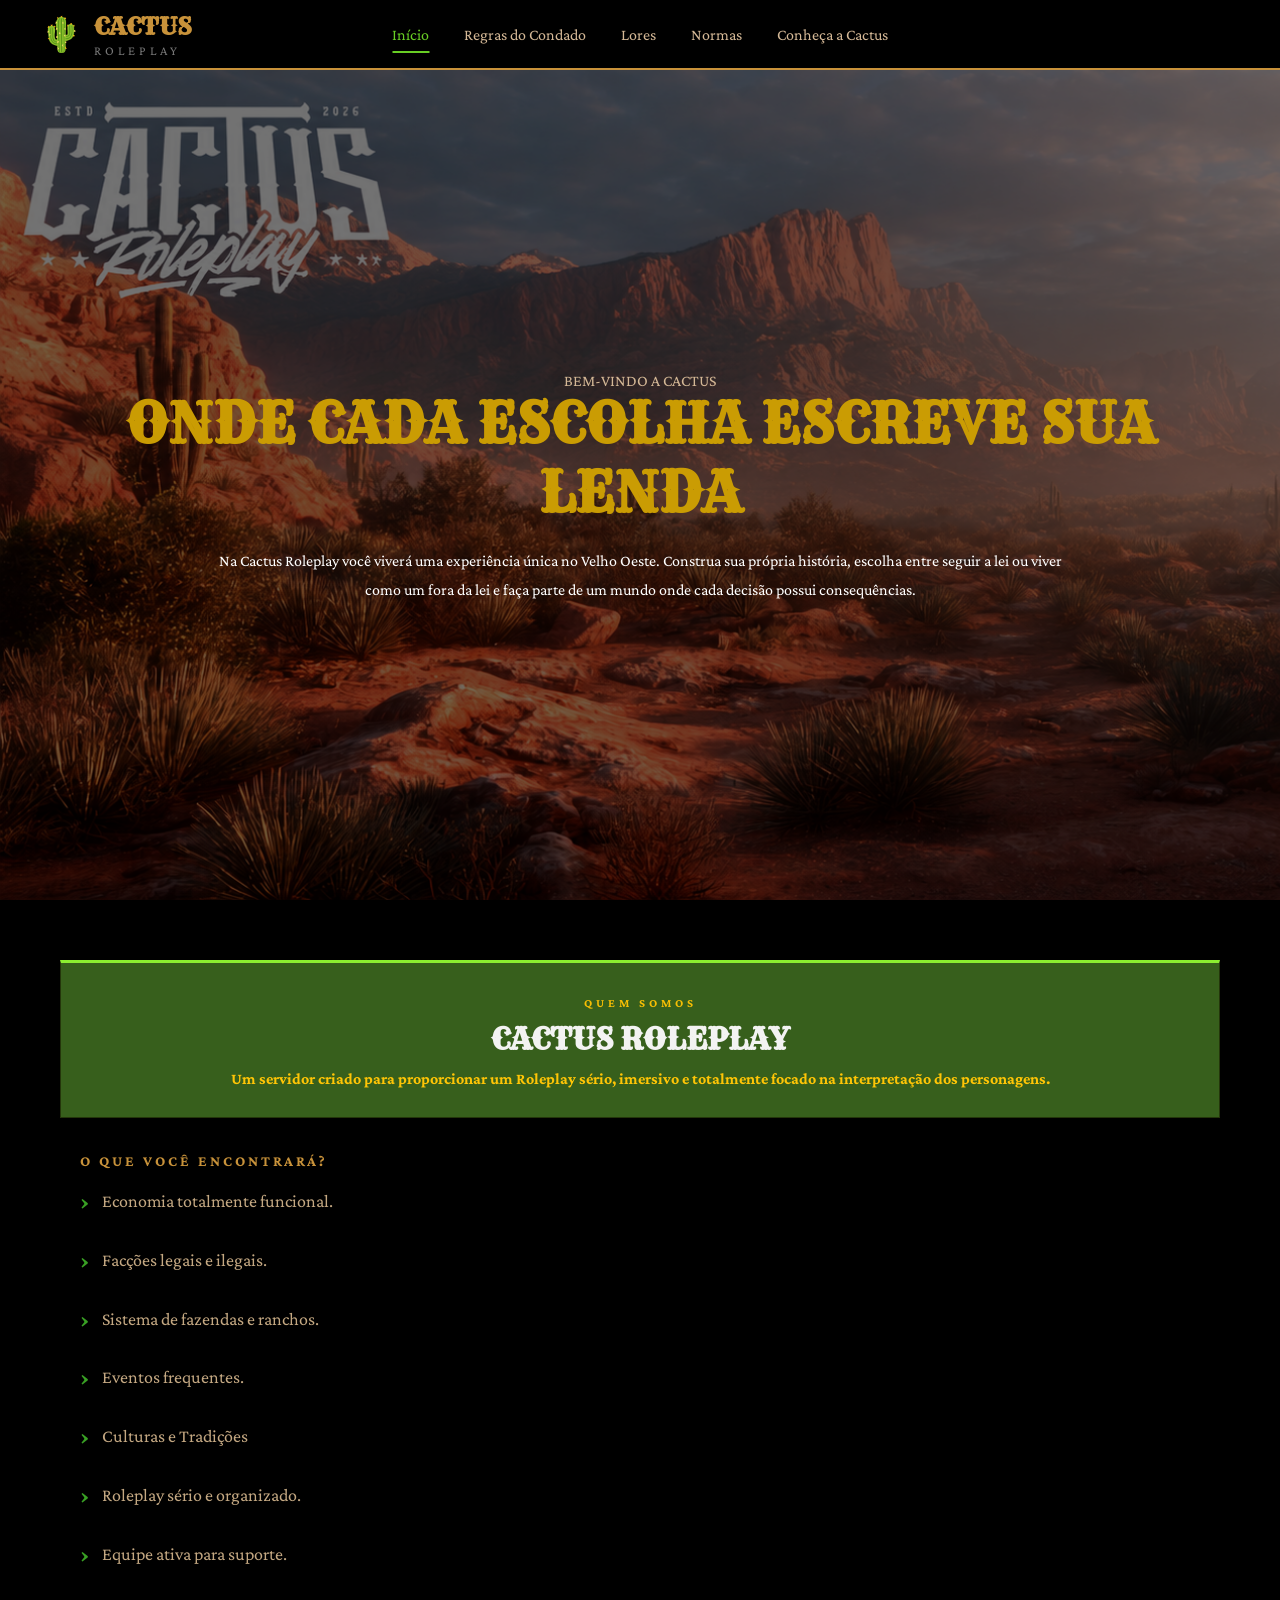
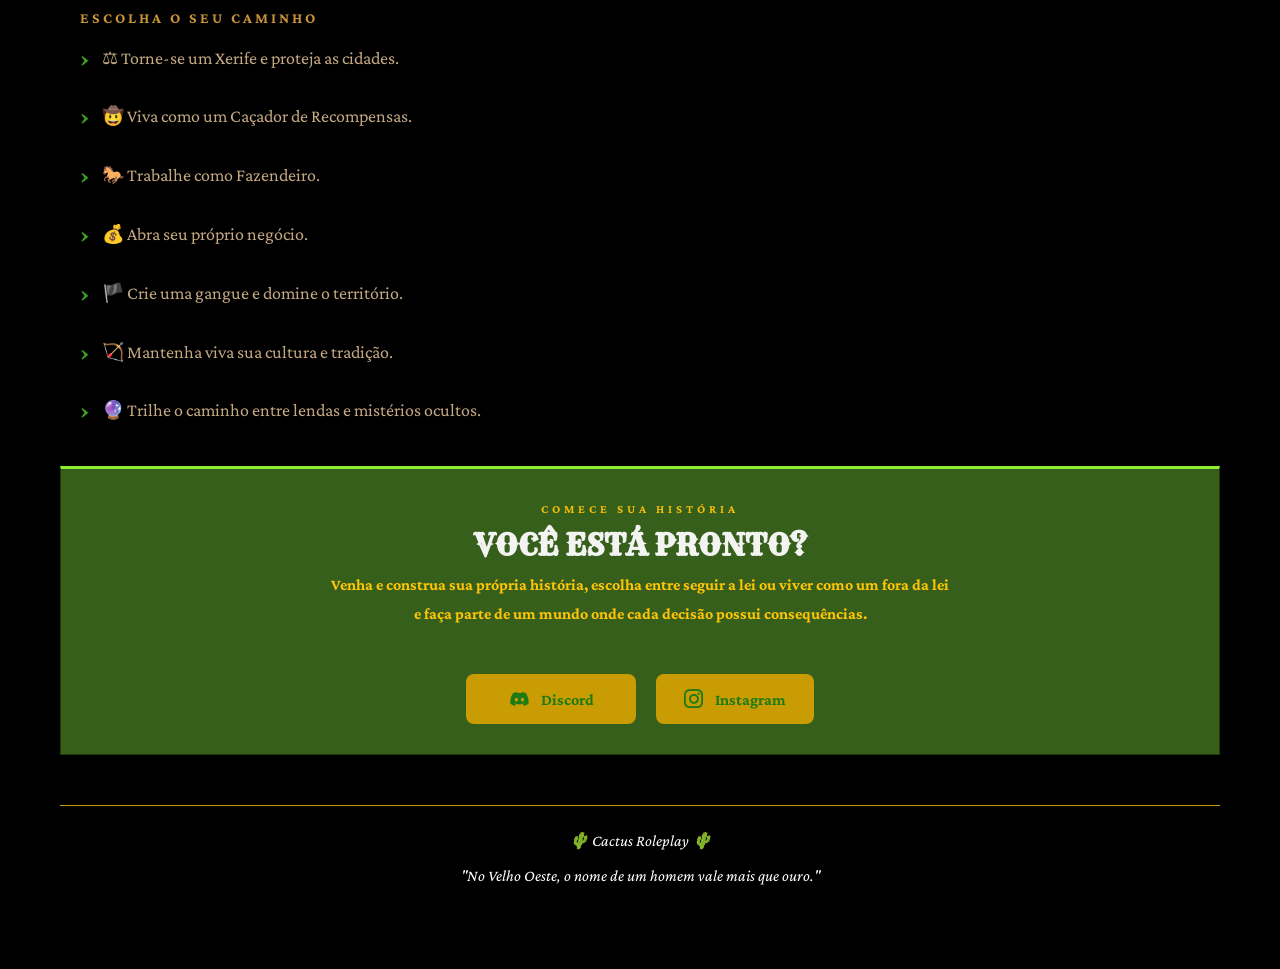
<file: index.html>
<!DOCTYPE html>
<html lang="pt-BR">
<head>
    <meta charset="UTF-8">
    <meta name="viewport" content="width=device-width, initial-scale=1.0">
    <title>Cactus RP</title>

    <!-- Google Fonts -->
    <link href="https://fonts.googleapis.com/css2?family=Rye&family=Crimson+Pro:wght@300;400;500;600;700&display=swap" rel="stylesheet">
    <link rel="stylesheet" href="https://cdnjs.cloudflare.com/ajax/libs/font-awesome/6.7.2/css/all.min.css">
    <!-- CSS -->
    <link rel="stylesheet" href="style.css">
</head>
<body>
    
    <!-- Navegação -->
    <header class="navbar">

        <div class="logo">

            <div class="star">🌵</div>

            <div class="brand">
                <h2>CACTUS</h2>
                <span>ROLEPLAY</span>
            </div>

        </div>

        <nav class="menu">

    <a href="index.html" class="nav-btn active">Início</a>

    <a href="regras.html" class="nav-btn">Regras do Condado</a>

    <a href="lore.html" class="nav-btn">Lores</a>

    <a href="regulamentos.html" class="nav-btn">Normas</a>

    <a href="equipe.html" class="nav-btn">Conheça a Cactus</a>

</nav>

       

    </header>

     <!-- HERO -->

    <section class="hero home-hero">
        <div class="hero-content">

        <span class="subtitle">
            BEM-VINDO A CACTUS
        </span>

        <h1>ONDE CADA ESCOLHA ESCREVE SUA LENDA</h1>

        <p>

            Na Cactus Roleplay você viverá uma experiência única no Velho Oeste.
            Construa sua própria história, escolha entre seguir a lei ou viver como
            um fora da lei e faça parte de um mundo onde cada decisão possui consequências.

        </p>

        <br><br>

        </div>
    </section>

    <!-- SOBRE -->

    <section class="content">

        <div class="poster">

            <span>QUEM SOMOS</span>

            <h2>CACTUS ROLEPLAY</h2>

            <p>

                Um servidor criado para proporcionar um Roleplay sério, imersivo e
                totalmente focado na interpretação dos personagens.

            </p>

        </div>

        <div class="section">

            <h3>O QUE VOCÊ ENCONTRARÁ?</h3>

            <ul>

                <li>Economia totalmente funcional.</li>

                <li>Facções legais e ilegais.</li>

                <li>Sistema de fazendas e ranchos.</li>

                <li>Eventos frequentes.</li>

                <li>Culturas e Tradições</li>

                <li>Roleplay sério e organizado.</li>

                <li>Equipe ativa para suporte.</li>

            </ul>

        </div>

        <div class="section">

            <h3>ESCOLHA O SEU CAMINHO</h3>

            <ul>

                <li>⚖ Torne-se um Xerife e proteja as cidades.</li>

                <li>🤠 Viva como um Caçador de Recompensas.</li>

                <li>🐎 Trabalhe como Fazendeiro.</li>

                <li>💰 Abra seu próprio negócio.</li>

                <li>🏴 Crie uma gangue e domine o território.</li>

                <li>🏹 Mantenha viva sua cultura e tradição.</li>

                <li>🔮 Trilhe o caminho entre lendas e mistérios ocultos.</li>

            </ul>

        </div>

        <div class="poster">

            <span>COMECE SUA HISTÓRIA</span>

            <h2>VOCÊ ESTÁ PRONTO?</h2>

            <p>

                Venha e construa sua própria história, escolha entre seguir a lei ou viver como um fora da lei
        

            </p>
            <p>
                e faça parte de um mundo onde cada decisão possui consequências.
            </p>

            <br>

 <div class="buttons">

    <a href="https://discord.gg/MEEHGqgcAV" target="_blank" class="discord-btn">

        <i class="fa-brands fa-discord"></i>

        Discord

    </a>

    <a href="https://www.instagram.com/cactusroleplay2026/" target="_blank" class="instagram-btn">

        <i class="fa-brands fa-instagram"></i>

        Instagram

    </a>

</div>
        </div>

        <footer>

            🌵 Cactus Roleplay 🌵

            <br><br>

            "No Velho Oeste, o nome de um homem vale mais que ouro."

        </footer>

    </section>

<script src="js/script.js"></script>

</body>
</html>
</file>
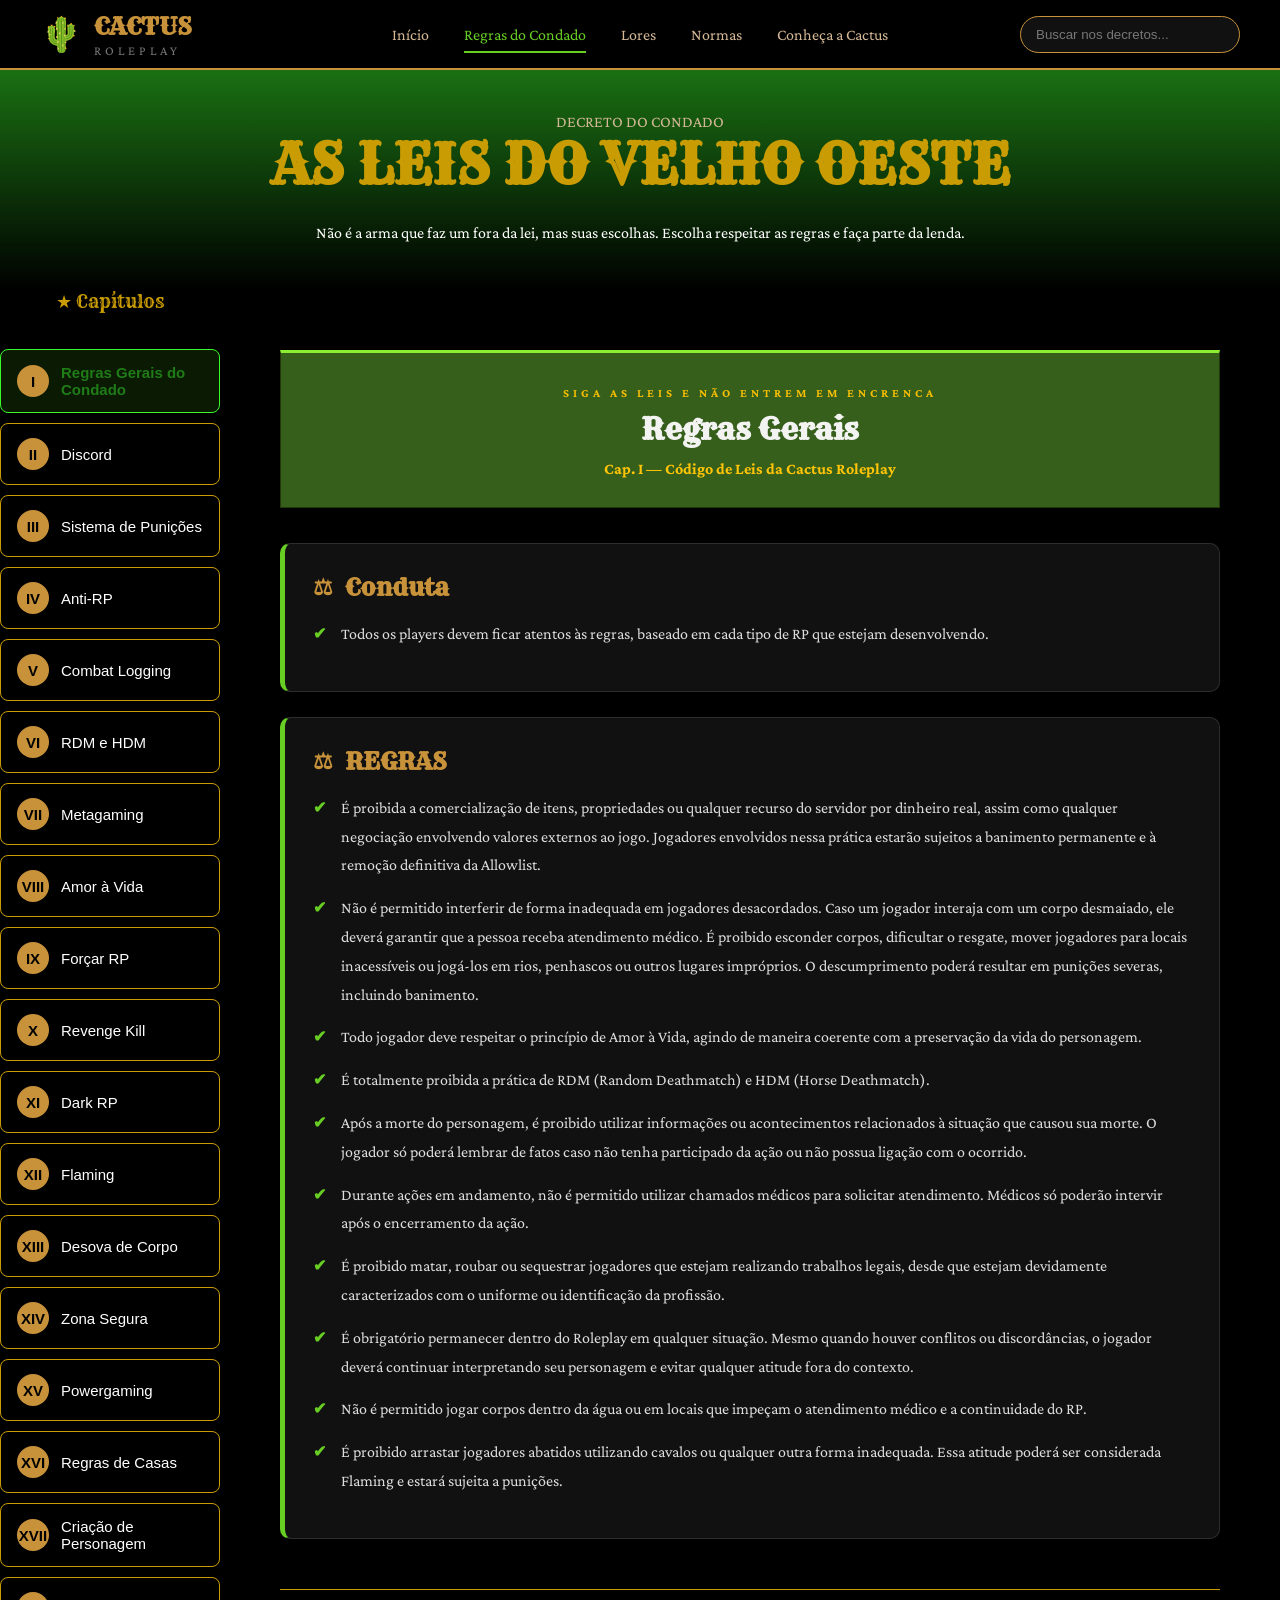
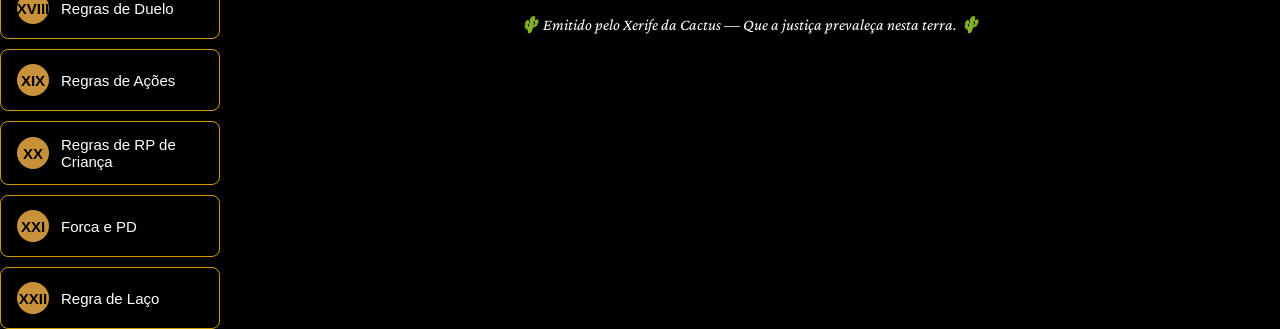
<file: regras.html>
<!DOCTYPE html>
<html lang="pt-BR">
<head>
    <meta charset="UTF-8">
    <meta name="viewport" content="width=device-width, initial-scale=1.0">
    <title>Cactus - Código de Leis</title>

    <!-- Google Fonts -->
    <link href="https://fonts.googleapis.com/css2?family=Rye&family=Crimson+Pro:wght@300;400;500;600;700&display=swap" rel="stylesheet">

    <!-- CSS -->
    <link rel="stylesheet" href="style.css">
</head>
<body>

    <!-- Navegação -->
    <header class="navbar">

        <div class="logo">

            <div class="star">🌵</div>

            <div class="brand">
                <h2>CACTUS</h2>
                <span>ROLEPLAY</span>
            </div>

        </div>

        <nav class="menu">

    <a href="index.html" class="nav-btn">Início</a>

    <a href="regras.html" class="nav-btn active">Regras do Condado</a>

    <a href="lore.html" class="nav-btn">Lores</a>

    <a href="regulamentos.html" class="nav-btn">Normas</a>

    <a href="equipe.html" class="nav-btn">Conheça a Cactus</a>

</nav>

        <div class="search-box">
            <input
                type="text"
                id="searchInput"
                placeholder="Buscar nos decretos..."
            >
        </div>

    </header>

    <!-- Cabeçalho -->

    <section class="hero rules-hero">
        <div class="hero-content">

        <span class="subtitle">
            DECRETO DO CONDADO
        </span>

        <h1>AS LEIS DO VELHO OESTE</h1>

        <p>
            Não é a arma que faz um fora da lei, mas suas escolhas. Escolha respeitar as regras e faça parte da lenda.
        </p>
       </div>
    </section>

    <!-- Conteúdo -->

    <main class="container">

        <!-- Menu lateral -->

        <aside class="sidebar">

            <div class="sidebar-title">

                ★ Capítulos

            </div>

            <div id="categoryList">

                <!-- Criado pelo JavaScript -->

            </div>

        </aside>

        <!-- Conteúdo -->

        <section class="content">

            <div class="poster">

                <span id="warrant">

                    PROCURADO VIVO OU MORTO

                </span>

                <h2 id="ruleTitle">

                    Regras Gerais

                </h2>

                <p id="chapter">

                    Cap. I — Código de Leis do Vale Vermelho

                </p>

            </div>

            <div id="ruleContent">

                <!-- Conteúdo carregado pelo JS -->

            </div>

            <footer>

                🌵 Emitido pelo Xerife da Cactus —
                Que a justiça prevaleça nesta terra. 🌵

            </footer>

        </section>

    </main>

    <!-- JavaScript -->

    <script src="js/script.js"></script>

</body>
</html>
</file>
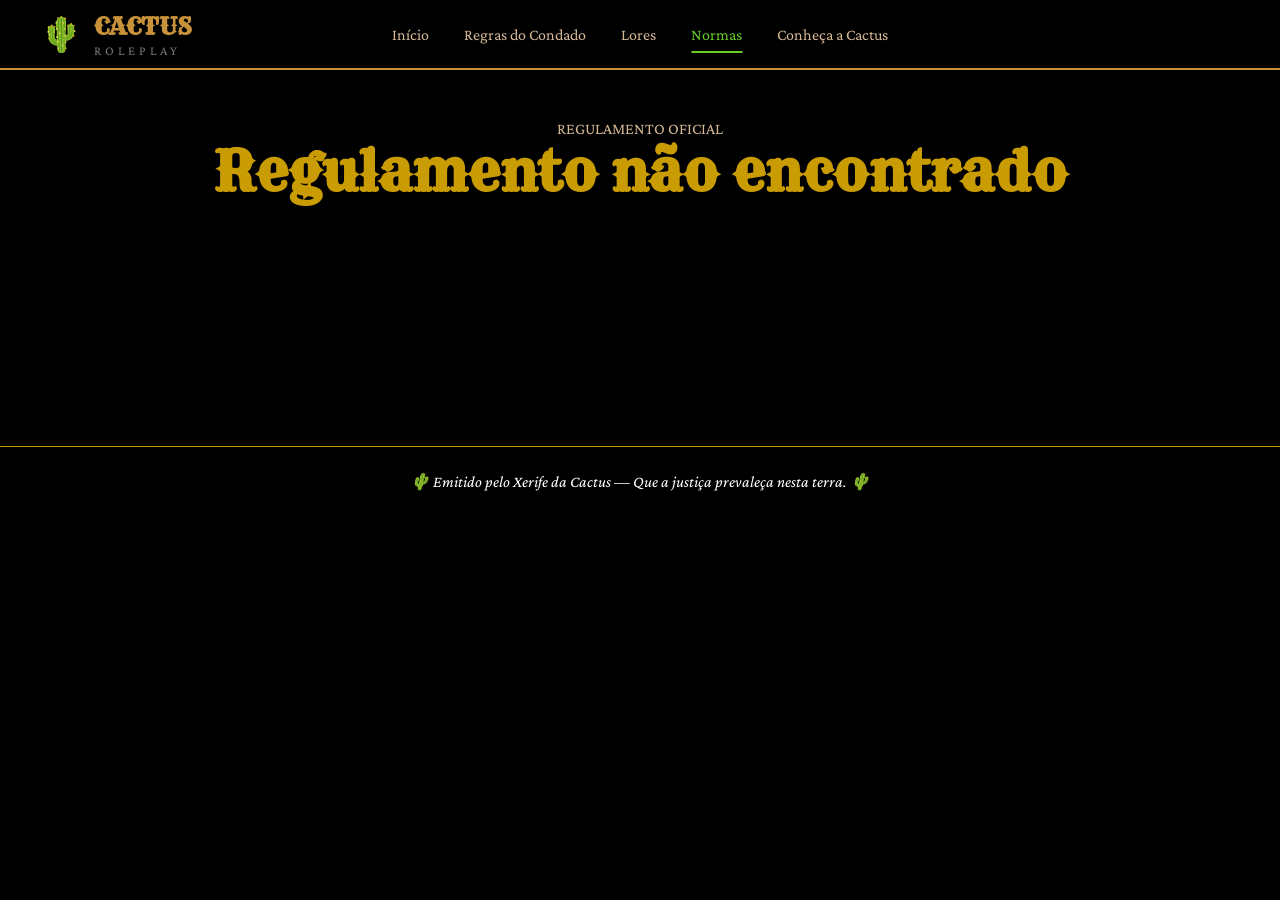
<file: regulamento.html>
<!DOCTYPE html>
<html lang="pt-BR">
<head>
    <meta charset="UTF-8">
    <meta name="viewport" content="width=device-width, initial-scale=1.0">
    <title>Cactus RP</title>

    <link href="https://fonts.googleapis.com/css2?family=Rye&family=Crimson+Pro:wght@300;400;500;600;700&display=swap" rel="stylesheet">
    <link rel="stylesheet" href="style.css">
</head>
<body>

<header class="navbar">

    <div class="logo">
        <div class="star">🌵</div>

        <div class="brand">
            <h2>CACTUS</h2>
            <span>ROLEPLAY</span>
        </div>
    </div>

    <nav class="menu">
        <a href="index.html" class="nav-btn">Início</a>

        <a href="regras.html" class="nav-btn">Regras do Condado</a>

        <a href="lore.html" class="nav-btn">Lores</a>

        <a href="regulamentos.html" class="nav-btn active">Normas</a>

        <a href="equipe.html" class="nav-btn">Conheça a Cactus</a>
    </nav>

</header>

<section class="hero regulation-hero">

    <div class="hero-content">

        <span class="subtitle">REGULAMENTO OFICIAL</span>

        <h1 id="pageTitle"></h1>

        <p id="pageDescription"></p>

    </div>

</section>

<section class="content">

    <div id="regulationContent"></div>

</section>

<footer>

                🌵 Emitido pelo Xerife da Cactus —
                Que a justiça prevaleça nesta terra. 🌵

            </footer>

<script src="js/regulation.js"></script>
<script src="js/script.js"></script>

</body>
</html>
</file>
<file: style.css>
/* ============================= */
/* RESET */
/* ============================= */

*{
    margin:0;
    padding:0;
    box-sizing:border-box;
}

html{
    scroll-behavior:smooth;
}

body{
   background:#000000;
    color:#d4b896;
    font-family:'Crimson Pro',serif;
    min-height:100vh;
}

/* ============================= */
/* NAVBAR */
/* ============================= */

.navbar{

    position:sticky;

    top:0;

    z-index:999;

    height:70px;

    background:#000;

    border-bottom:2px solid #c8923a;

    display:grid;

    grid-template-columns:280px 1fr 280px;

    align-items:center;

    padding:0 40px;

}

/* Logo */

.logo{

    display:flex;

    align-items:center;

    gap:12px;

    justify-self:start;

}

.star{

    font-size:34px;

}

.brand h2{

    color:#c8923a;

    font-family:'Rye', serif;

    font-size:24px;

}

.brand span{

    color:#777;

    font-size:13px;

    letter-spacing:4px;

}

/* Menu */

.menu{

    display:flex;

    justify-content:center;

    align-items:center;

    gap:35px;

}

.nav-btn{

    color:#d4b896;

    text-decoration:none;

    font-size:16px;

    padding:22px 0;

    position:relative;

    transition:.3s;

}

.nav-btn::after{

    content:"";

    position:absolute;

    left:50%;

    bottom:12px;

    width:0;

    height:2px;

    background:#68ce24;

    transform:translateX(-50%);

    transition:.3s;

}

.nav-btn:hover{

    color:#68ce24;

}

.nav-btn:hover::after{

    width:100%;

}

.nav-btn.active{

    color:#68ce24;

}

.nav-btn.active::after{

    width:100%;

}

/* Busca */

.search-box{

    display:flex;

    justify-content:flex-end;

}

.search-box input{

    width:220px;

    padding:10px 15px;

    border:1px solid #c8923a;

    background:#111;

    color:#fff;

    border-radius:25px;

    outline:none;

}

.search-box input::placeholder{

    color:#777;

}

/* ============================= */
/* HERO */
/* ============================= */

.hero{

    width:100%;

    display:flex;

    justify-content:center;

    align-items:center;

}

.hero-content{

     width:100%;

    display:flex;

    flex-direction:column;

    justify-content:center;

    align-items:center;

    text-align:center;

    padding:50px;

    background-size:cover;

    background-position:center;

    position:relative;

}

.hero-content::before{

    content:"";

    position:absolute;

    inset:0;

    background:rgba(0,0,0,.55);

}

.hero-content>*{

    position:relative;

    z-index:2;

}

.hero h1{

    font-family:'Rye';

    font-size:55px;

    color:#ca9c03;

}

.hero p{

    margin-top:20px;

    max-width:850px;

    color:#ffffff;

    line-height:1.8;

}

.home-hero .hero-content{
    min-height: calc(100vh - 70px);

    display:flex;
    flex-direction:column;
    justify-content:center;
    align-items:center;

    padding:120px 40px 80px;

    background-image:url("img/banner.png");
    background-size:cover;
    background-position:left center;
    background-repeat:no-repeat;

}


.rules-hero .hero-content{

    background: linear-gradient(#3afa29, #000);

    height: 220px;

}

.regulations-hero .hero-content{

    height:280px;

    background-image:url("img/banner-regulamentos.jpg");

}

.lore-hero .hero-content{

    height:320px;

    background-image:url("img/banner-lore.jpg");

}

.team-hero .hero-content{

    height:250px;

    background-image:url("img/banner-equipe.jpg");

}

/* ============================= */
/* LAYOUT */
/* ============================= */

.container{

    display:flex;

    height:calc(100vh - 180px);
}

/* ============================= */
/* SIDEBAR */
/* ============================= */



.sidebar-title{

    color:#ca9c03;

    font-family:'Rye';

    font-size:18px;

    text-align:center;

    margin-bottom:20px;

    border-bottom:1px solid #000000;

    padding-bottom:15px;

}

.category-btn{

    width:100%;

    display:flex;

    align-items:center;

    gap:12px;

    padding:14px 16px;

    margin-bottom:10px;

    background:#000000;

    border:1px solid #ca9c03;

    border-radius:8px;

    color:#ffffff;

    cursor:pointer;

    transition:.25s;

    text-align:left;

    font-size:15px;

}

.category-btn:hover{

    background:#000000;

    border-color:#c8923a;

    transform:translateX(5px);

}

.category-btn.active{

    border-color: #3afa29;

    color:#207c17;

    background:rgba(77, 190, 25, 0.137);

    font-weight: bold;
}

.chapter-number{

    width:32px;

    height:32px;

    border-radius:50%;

    background:#c8923a;

    color:#000;

    display:flex;

    align-items:center;

    justify-content:center;

    font-weight:bold;

    flex-shrink:0;

}

/* ============================= */
/* CONTEÚDO */
/* ============================= */

.content{

    
    width:100%;

    padding:60px;

    background:#000;

    color:#fff;

}

#ruleContent{

    display:flex;

    flex-direction:column;

    gap:25px;

}

.rule-card{

    background:#111111;

    border:1px solid #2d2d2d;

    border-left:5px solid #68ce24;

    border-radius:10px;

    padding:28px;

    transition:.3s;

    box-shadow:0 10px 25px rgba(0,0,0,.25);

}

.rule-card:hover{

    transform:translateY(-4px);

    border-left-color:#c8923a;

    box-shadow:0 15px 35px rgba(0,0,0,.45);

}

.rule-card h3{

    display:flex;

    align-items:center;

    gap:12px;

    color:#c8923a;

    font-family:'Rye';

    font-size:24px;

    margin-bottom:18px;

}

.rule-card h3 span{

    font-size:22px;

}

.rule-card ul{

    list-style:none;

    margin:0;

    padding:0;

}

.rule-card li{

    position:relative;

    padding-left:28px;

    margin-bottom:14px;

    line-height:1.8;

    color:#dddddd;

}

.rule-card li::before{

    content:"✔";

    position:absolute;

    left:0;

    color:#68ce24;

    font-weight:bold;

}

/* ============================= */
/* CARTAZ */
/* ============================= */

.poster{

    background:#427222d5;

    border:1px solid #24360b;

    border-top:3px solid #8cee30;

    padding:30px;

    margin-bottom:35px;

    text-align:center;
}

.poster span{

    color:#f7be04;

    letter-spacing:4px;

    text-transform:uppercase;

    font-size:12px;
    
    font-weight: bold;
}

.poster h2{

    margin-top:10px;

    font-family:'Rye';

    color:#f3f3f2;

    font-size:30px;
}

.poster p{

    margin-top:12px;

    color:#ffc506;

    font-weight: bold;
}

/* ============================= */
/* SEÇÕES */
/* ============================= */

.section{

    margin-bottom:35px;
    margin-left: 20px;
}

.section h3{

    color:#c8923a;

    margin-bottom:12px;

    text-transform:uppercase;

    letter-spacing:3px;

    font-size:15px;
}

.section ul{
    list-style: none;
    padding: 0;
    margin: 0;
}

.section li{

     display: flex;
    align-items: center;
    gap: 12px;

    margin-bottom: 18px;

    color: #c4a882;

    font-size: 18px;
    line-height: 1.7;
}

.section li::before{

    content: "›";

    color: #39a024;

    font-size: 24px;

    font-weight: bold;

    flex-shrink: 0;
}

/* ============================= */
/* FOOTER */
/* ============================= */

footer{

    margin-top:50px;

    padding-top:25px;

    padding-bottom: 25px;

    border-top:1px solid #ca9c03;

    color:#ffffff;

    text-align:center;

    font-style:italic;
}

/* ============================= */
/* SCROLL */
/* ============================= */

::-webkit-scrollbar{

    width:6px;
}

::-webkit-scrollbar-track{

    background:#000000;
}

::-webkit-scrollbar-thumb{

    background:#68ce24;
}

::-webkit-scrollbar-thumb:hover{

    background:#0a460d;
}

/* ============================= */
/* RESPONSIVO */
/* ============================= */

@media(max-width:900px){

    .sidebar{

        width:210px;
    }

    .content{

        padding:25px;
    }

}

@media(max-width:700px){

    .container{

        flex-direction:column;
    }

    .sidebar{

        width:100%;

        height:230px;
    }

    .navbar{

        flex-wrap:wrap;

        height:auto;

        padding:15px;
    }

    .menu{

        width:100%;

        justify-content:center;

        margin:10px 0;
    }

    .search-box{

        width:100%;
    }

    .search-box input{

        width:100%;
    }

}

.buttons{

    display:flex;

    justify-content:center;

    align-items:center;

    gap:20px;

    margin-top:35px;

    flex-wrap:wrap;

}

.buttons{

    display:flex;

    justify-content:center;

    align-items:center;

    gap:20px;

    margin-top:35px;

    flex-wrap:wrap;

}

.discord-btn{

    display:flex;

    justify-content:center;

    align-items:center;

    min-width:170px;

    height:50px;

    background:#68ce24;

    color:#ffffff;

    text-decoration:none;

    font-weight:bold;

    border-radius:8px;

    transition:.3s;

}

.discord-btn:hover{

    box-shadow:0 0 30px rgba(104,206,36,.45);

    transform:translateY(-3px);

}

.social-buttons{

    margin-top:25px;

    display:flex;

    justify-content:center;

}

.discord-btn,.instagram-btn{

    display:flex;

    align-items:center;

    gap:12px;

    padding:14px 28px;

    background-color: #ca9c03;

    color:#1e7a15;

    text-decoration:none;

    font-weight:bold;

    border-radius:8px;

    transition:.3s;
}

.instagram-btn i{

    font-size:22px;

}

.instagram-btn:hover{

    transform:translateY(-3px);

    box-shadow:0 0 30px rgba(104,206,36,.45);

}

.lore{

    max-width:1200px;

    margin:auto;

    padding:70px 30px;

}

.lore-intro{

    text-align:center;

    margin-bottom:70px;

}

.lore-intro h2{

    font-family:'Rye';

    color:#c8923a;

    font-size:40px;

    margin-bottom:20px;

}

.lore-intro p{

    max-width:850px;

    margin:auto;

    line-height:2;

    color:#d8d8d8;

}

.timeline{

    position:relative;

    margin-top:40px;

}

.timeline::before{

    content:"";

    position:absolute;

    left:22px;

    top:0;

    bottom:0;

    width:3px;

    background:#68ce24;

}

.chapter{

    position:relative;

    margin-left:60px;

    margin-bottom:60px;

    padding:30px;

    background:#111;

    border-radius:10px;

    border-left:5px solid #68ce24;

}

.chapter::before{

    content:"";

    position:absolute;

    width:18px;

    height:18px;

    background:#68ce24;

    border-radius:50%;

    left:-48px;

    top:35px;

}

.chapter span{

    color:#c8923a;

    letter-spacing:3px;

    font-size:12px;

}

.chapter h3{

    margin:12px 0;

    font-family:'Rye';

    color:#fff;

    font-size:30px;

}

.chapter p{

    line-height:1.9;

    color:#ccc;

}

.regulations{

    max-width:1300px;

    margin:auto;

    padding:60px 40px;

}

.intro-card{

    background:#121212;

    border-left:5px solid #68ce24;

    border-radius:10px;

    padding:35px;

    margin-bottom:40px;

}

.intro-card h2{

    font-family:'Rye';

    color:#c8923a;

    margin-bottom:15px;

}

.intro-card p{

    line-height:1.8;

    color:#ddd;

}

.regulations{

    max-width:1300px;

    margin:auto;

    padding:50px;

}

.regulations-grid{

    display:grid;

    grid-template-columns:repeat(auto-fit,minmax(260px,1fr));

    gap:20px;

    margin-bottom:40px;

}

.regulation-card{

    background:#111;

    border:1px solid #2a2a2a;

    border-left:5px solid #68ce24;

    border-radius:8px;

    padding:25px;

    cursor:pointer;

    transition:.3s;

}

.regulation-card:hover{

    transform:translateY(-5px);

    border-left-color:#c8923a;

}

.regulation-card h3{

    color:#c8923a;

    font-family:'Rye';

    margin-bottom:15px;

}

.regulation-card p{

    color:#ddd;

    line-height:1.7;

}

#regulationContent{

    display:flex;

    flex-direction:column;

    gap:25px;

}

/* ============================= */
/* GRID DAS LORES */
/* ============================= */

.lore-grid{
    display:grid;
    grid-template-columns:repeat(3, 280px);
    justify-content:center;
    gap:25px;
    padding:40px 20px;
}

/* ============================= */
/* CARD */
/* ============================= */

.lore-card{

    width:100%;
    min-height:220px;

    display:flex;
    flex-direction:column;

    padding:22px;

    background:#1d140d;

    border:2px solid #c8923a;
    border-radius:10px;

    transition:.3s;

}

.lore-card:hover{

    transform:translateY(-8px);

    border-color:#68ce24;

    box-shadow:0 0 25px rgba(104,206,36,.25);

}

/* ============================= */
/* ÍCONE */
/* ============================= */

.lore-icon{

    font-size:30px;

    margin-bottom:18px;

}

/* ============================= */
/* TÍTULO */
/* ============================= */

.lore-card h2{

    font-family:'Rye';

    color:#c8923a;

    font-size:24px;

    margin-bottom:12px;

}

/* ============================= */
/* DESCRIÇÃO */
/* ============================= */

.lore-card p{

    color:#d2c6b5;

    font-size:15px;

    line-height:1.7;

    margin-bottom:20px;

}

/* ============================= */
/* BOTÃO */
/* ============================= */

.read-btn{

    display:block;

    width:100%;

    margin-top:auto;

    padding:12px;

    background:#68ce24;

    color:#000;

    text-align:center;

    text-decoration:none;

    font-weight:bold;

    border-radius:6px;

    transition:.25s;

}

.read-btn:hover{

    background:#8cee30;

    transform:translateY(-2px);

}

/* ============================= */
/* RESPONSIVO */
/* ============================= */

@media(max-width:1000px){

    .lore-grid{

        grid-template-columns:repeat(2,280px);

    }

}

@media(max-width:650px){

    .lore-grid{

        grid-template-columns:280px;

    }

}

.lore-book{

    max-width:900px;

    margin:50px auto;

    padding:50px;

    background:#18130f;

    border:1px solid #5a4426;

    border-top:5px solid #c8923a;

    border-radius:12px;

    box-shadow:0 0 30px rgba(0,0,0,.6);

    margin-bottom: 40px;

}

.lore-book h2{

    font-family:'Rye';

    color:#c8923a;

    font-size:34px;

    margin:45px 0 20px;

}

.lore-book p{

    color:#d8d1c4;

    line-height:2;

    text-align:justify;

    font-size:18px;

    margin-bottom: 20px;

}

.lore-book hr{

    border:none;

    border-top:1px solid #5f4727;

    margin:40px 0;

}

.paragraph-space{
    height:30px;
}

.team-section{

    padding:70px 0;

}

.team-title{

    text-align:center;

    font-family:'Rye';

    color:#c8923a;

    margin-bottom:35px;

    font-size:36px;

}

.team-grid{

    display:grid;

    grid-template-columns:repeat(5,240px);

    justify-content:center;

    gap:25px;

}

.team-card{

    background:#1b120c;

    border:2px solid #c8923a;

    border-radius:15px;

    padding:30px;

    text-align:center;

    transition:.3s;

}

.team-card:hover{

    transform:translateY(-8px);

    border-color:#68ce24;

    box-shadow:0 0 25px rgba(104,206,36,.3);

}

.team-photo{

    width:150px;

    height:150px;

    border-radius:50%;

    object-fit:cover;

    border:4px solid #c8923a;

    margin-bottom:20px;

}

.team-card h3{

    font-family:'Rye';

    color:#fff;

    font-size:25px;

}

.team-role{

    display:block;

    color:#68ce24;

    font-weight:bold;

    margin:10px 0 20px;

    letter-spacing:2px;

}

.team-card p{

    color:#d5c7b2;

    line-height:1.7;

    margin-bottom:25px;

}

.team-social{

    display:flex;

    justify-content:center;

    gap:20px;

}

.team-social a{

    color:#c8923a;

    font-size:26px;

    transition:.3s;

}

.team-social a:hover{

    color:#68ce24;

    transform:scale(1.2);

}

.founder-grid{

    display:flex;

    justify-content:center;

}

.team-card.founder{

    max-width:320px;

}

@media(max-width:1400px){

    .team-grid{

        grid-template-columns:repeat(4,240px);

    }

}

@media(max-width:1100px){

    .team-grid{

        grid-template-columns:repeat(3,240px);

    }

}

@media(max-width:800px){

    .team-grid{

        grid-template-columns:repeat(2,240px);

    }

}

@media(max-width:560px){

    .team-grid{

        grid-template-columns:240px;

    }

}
</file>
